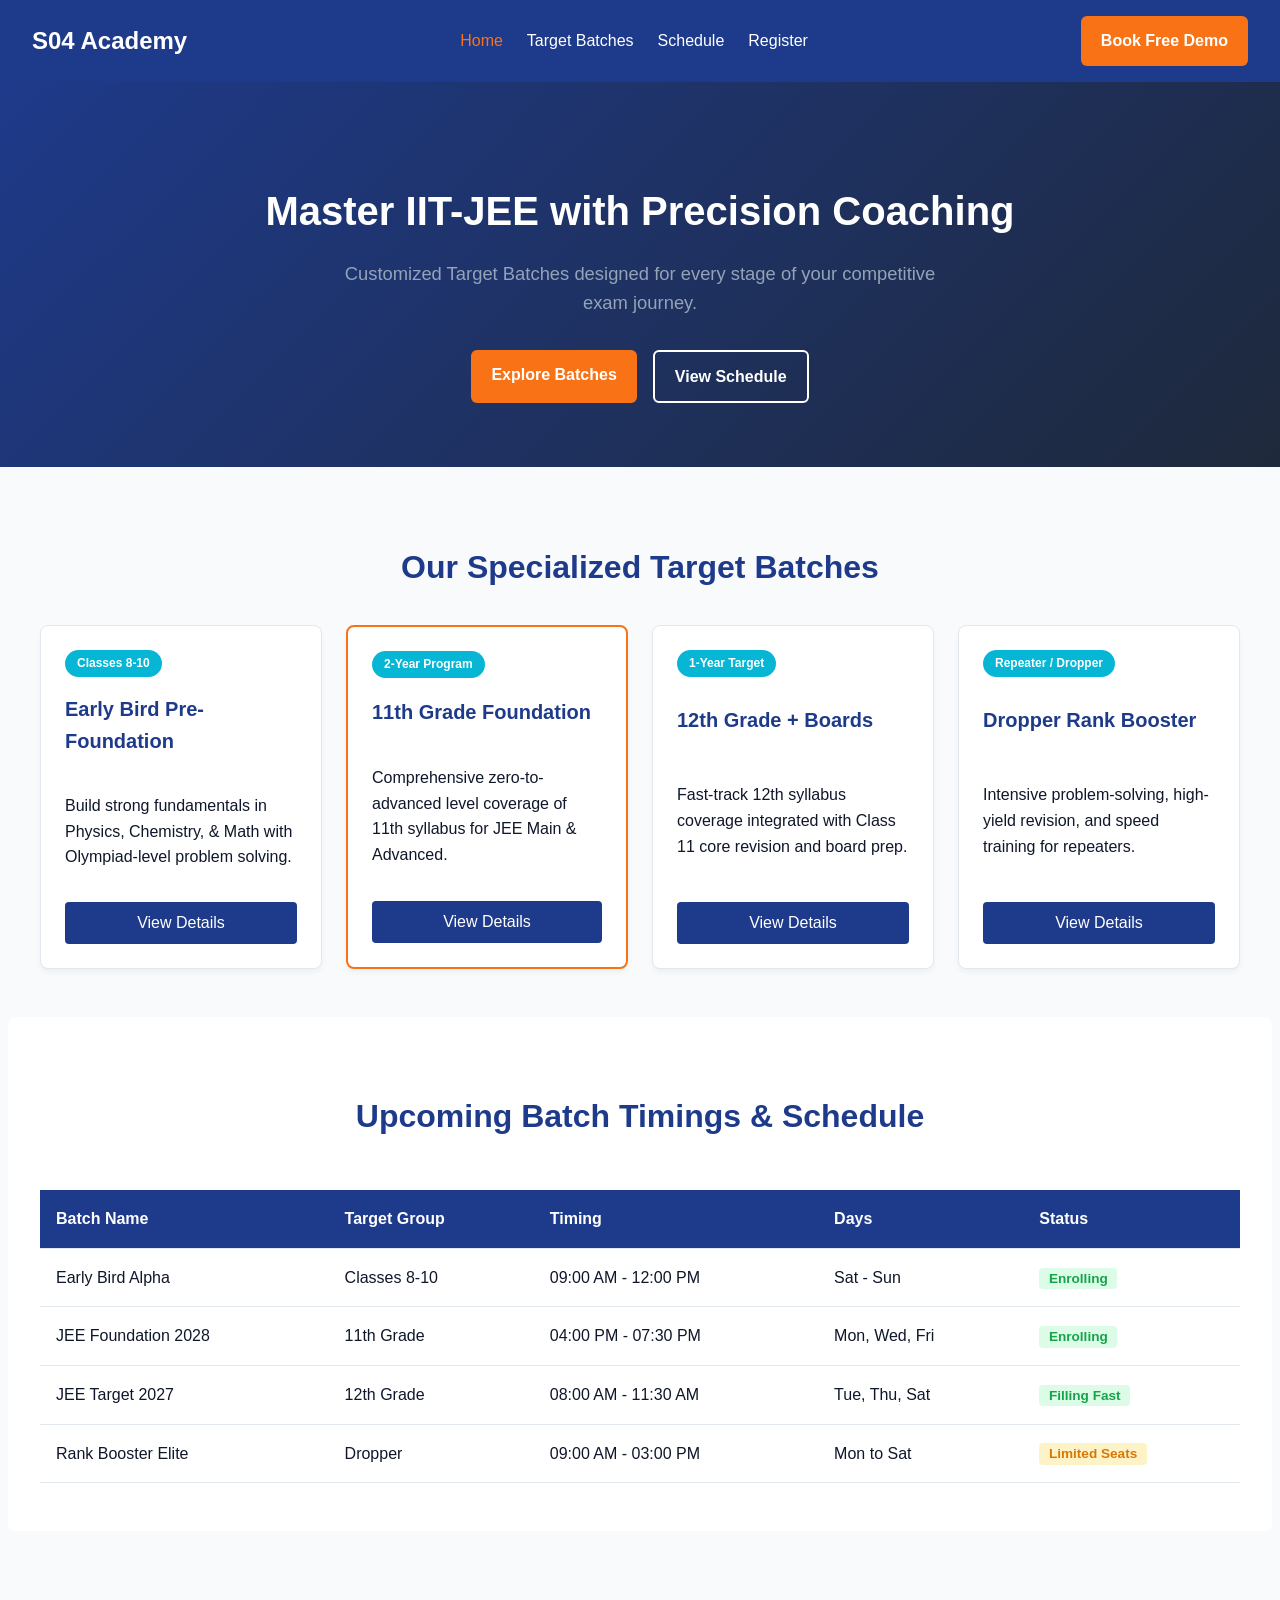
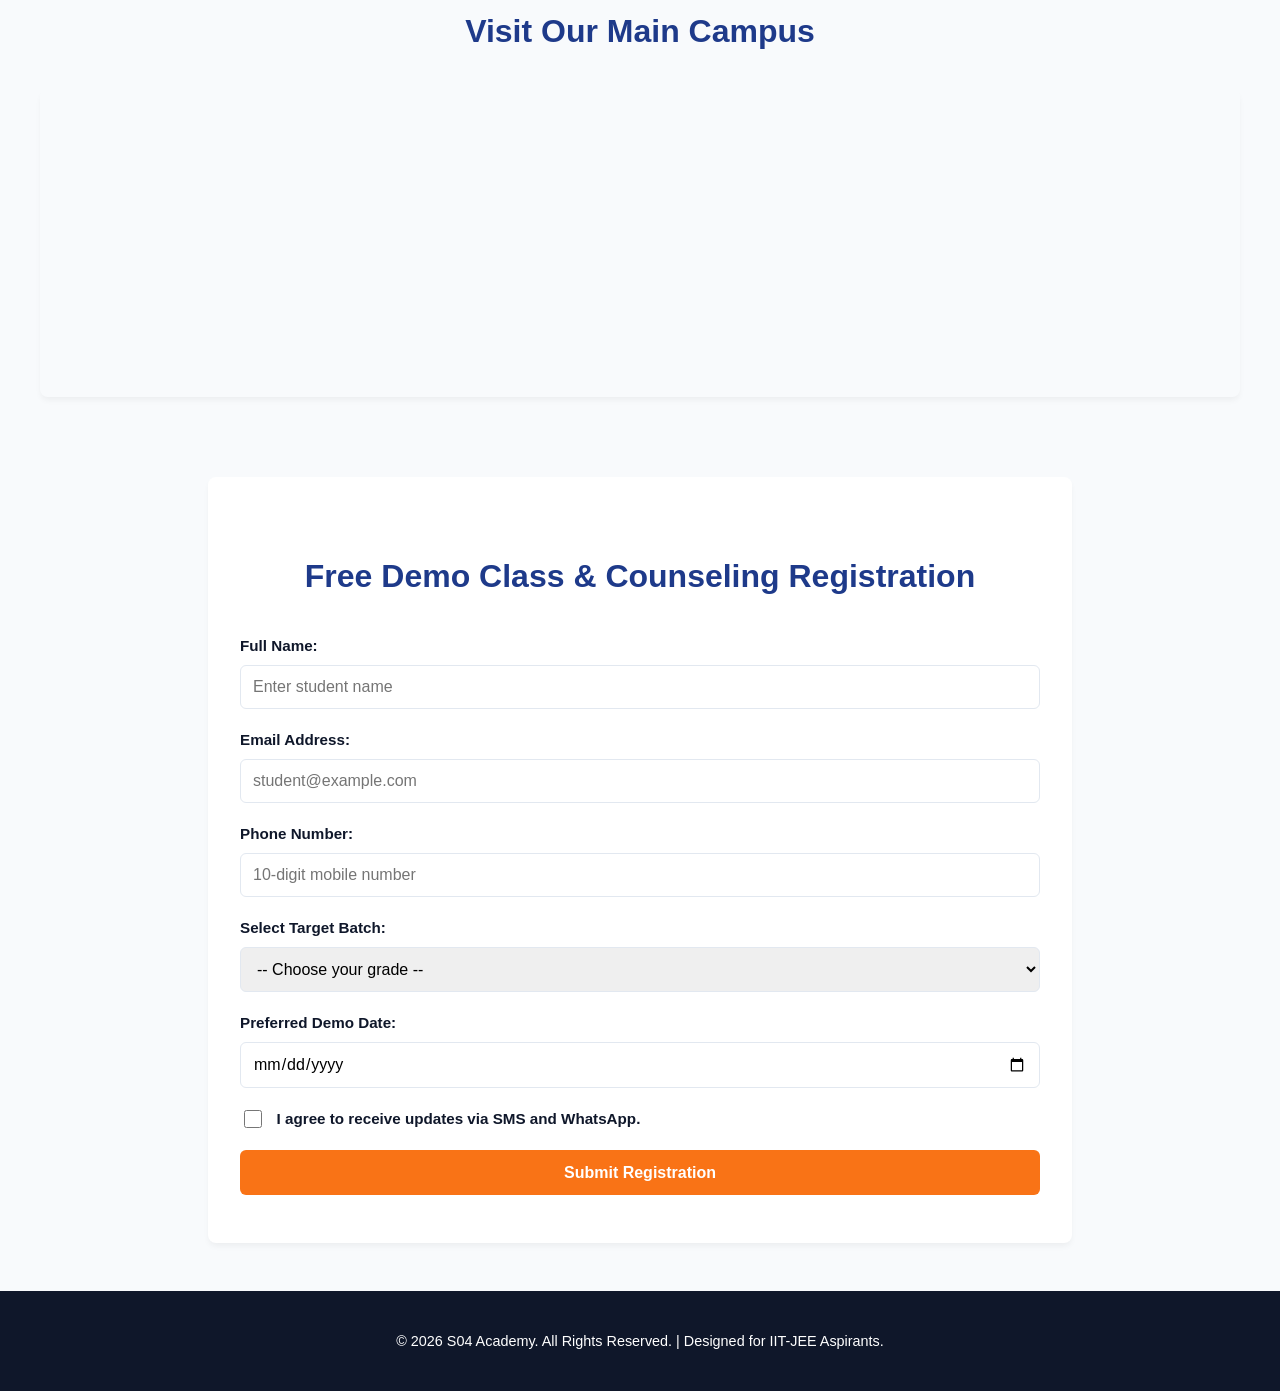
<file: index.html>
<!DOCTYPE html>
<html lang="en">
<head>
    <meta charset="UTF-8">
    <meta name="viewport" content="width=device-width, initial-scale=1.0">
    <title>S04 Academy - Home & Target Batches</title>
    <link rel="stylesheet" href="style.css">
</head>
<body>
    <header class="navbar">
        <div class="logo">S04 Academy</div>
        <nav>
            <ul class="nav-links">
                <li><a href="index.html" class="active">Home</a></li>
                <li><a href="batches.html">Target Batches</a></li>
                <li><a href="index.html#schedule">Schedule</a></li>
                <li><a href="index.html#enroll">Register</a></li>
            </ul>
        </nav>
        <a href="#enroll" class="btn-primary">Book Free Demo</a>
    </header>

    <main>
        <!-- Hero Section -->
        <section id="home" class="hero">
            <h1>Master IIT-JEE with Precision Coaching</h1>
            <p>Customized Target Batches designed for every stage of your competitive exam journey.</p>
            <div class="hero-actions">
                <a href="batches.html" class="btn-primary">Explore Batches</a>
                <a href="#schedule" class="btn-secondary">View Schedule</a>
            </div>
        </section>

        <!-- Target Batches Overview -->
        <section id="batches" class="batches-section">
            <h2>Our Specialized Target Batches</h2>
            <div class="batch-grid">
                <article class="batch-card">
                    <span class="badge">Classes 8-10</span>
                    <h3>Early Bird Pre-Foundation</h3>
                    <p>Build strong fundamentals in Physics, Chemistry, & Math with Olympiad-level problem solving.</p>
                    <a href="batches.html#early-bird" class="btn-card">View Details</a>
                </article>

                <article class="batch-card highlighted">
                    <span class="badge">2-Year Program</span>
                    <h3>11th Grade Foundation</h3>
                    <p>Comprehensive zero-to-advanced level coverage of 11th syllabus for JEE Main & Advanced.</p>
                    <a href="batches.html#grade-11" class="btn-card">View Details</a>
                </article>

                <article class="batch-card">
                    <span class="badge">1-Year Target</span>
                    <h3>12th Grade + Boards</h3>
                    <p>Fast-track 12th syllabus coverage integrated with Class 11 core revision and board prep.</p>
                    <a href="batches.html#grade-12" class="btn-card">View Details</a>
                </article>

                <article class="batch-card">
                    <span class="badge">Repeater / Dropper</span>
                    <h3>Dropper Rank Booster</h3>
                    <p>Intensive problem-solving, high-yield revision, and speed training for repeaters.</p>
                    <a href="batches.html#dropper" class="btn-card">View Details</a>
                </article>
            </div>
        </section>

        <!-- Schedule Table -->
        <section id="schedule" class="schedule-section">
            <h2>Upcoming Batch Timings & Schedule</h2>
            <div class="table-container">
                <table class="batch-table">
                    <thead>
                        <tr>
                            <th>Batch Name</th>
                            <th>Target Group</th>
                            <th>Timing</th>
                            <th>Days</th>
                            <th>Status</th>
                        </tr>
                    </thead>
                    <tbody>
                        <tr>
                            <td>Early Bird Alpha</td>
                            <td>Classes 8-10</td>
                            <td>09:00 AM - 12:00 PM</td>
                            <td>Sat - Sun</td>
                            <td><span class="status-open">Enrolling</span></td>
                        </tr>
                        <tr>
                            <td>JEE Foundation 2028</td>
                            <td>11th Grade</td>
                            <td>04:00 PM - 07:30 PM</td>
                            <td>Mon, Wed, Fri</td>
                            <td><span class="status-open">Enrolling</span></td>
                        </tr>
                        <tr>
                            <td>JEE Target 2027</td>
                            <td>12th Grade</td>
                            <td>08:00 AM - 11:30 AM</td>
                            <td>Tue, Thu, Sat</td>
                            <td><span class="status-open">Filling Fast</span></td>
                        </tr>
                        <tr>
                            <td>Rank Booster Elite</td>
                            <td>Dropper</td>
                            <td>09:00 AM - 03:00 PM</td>
                            <td>Mon to Sat</td>
                            <td><span class="status-filling">Limited Seats</span></td>
                        </tr>
                    </tbody>
                </table>
            </div>
        </section>

        <!-- Embedded Map IFrame -->
        <section class="location-section">
            <h2>Visit Our Main Campus</h2>
            <div class="map-container">
                <iframe title="Institute Location Map" src="https://www.google.com/maps/embed?pb=!1m18!1m12!1m3!1d3506.155432!2d77.3000!3d28.4000!2m3!1f0!2f0!3f0!3m2!1i1024!2i768!4f13.1!3m3!1m2!1s0x0%3A0x0!2zMjjCsDI0JzAwLjAiTiA3N8KwMTgnMDAuMEU!5e0!3m2!1sen!2sin!4v1600000000000!5m2!1sen!2sin" width="100%" height="300" style="border:0;" allowfullscreen="" loading="lazy"></iframe>
            </div>
        </section>

        <!-- Registration Form (5+ Input Types) -->
        <section id="enroll" class="form-section">
            <h2>Free Demo Class & Counseling Registration</h2>
            <form class="demo-form" action="#" method="POST">
                <div class="form-group">
                    <label for="fullname">Full Name:</label>
                    <input type="text" id="fullname" name="fullname" placeholder="Enter student name" required>
                </div>
                <div class="form-group">
                    <label for="email">Email Address:</label>
                    <input type="email" id="email" name="email" placeholder="student@example.com" required>
                </div>
                <div class="form-group">
                    <label for="phone">Phone Number:</label>
                    <input type="tel" id="phone" name="phone" placeholder="10-digit mobile number" pattern="[0-9]{10}" required>
                </div>
                <div class="form-group">
                    <label for="batch-select">Select Target Batch:</label>
                    <select id="batch-select" name="batch_select" required>
                        <option value="">-- Choose your grade --</option>
                        <option value="early-bird">Early Bird (Classes 8-10)</option>
                        <option value="grade-11">11th Grade Foundation (2-Year)</option>
                        <option value="grade-12">12th Grade Target (1-Year)</option>
                        <option value="dropper">Dropper Rank Booster</option>
                    </select>
                </div>
                <div class="form-group">
                    <label for="demo-date">Preferred Demo Date:</label>
                    <input type="date" id="demo-date" name="demo_date" required>
                </div>
                <div class="form-group checkbox-group">
                    <input type="checkbox" id="terms" name="terms" required>
                    <label for="terms">I agree to receive updates via SMS and WhatsApp.</label>
                </div>
                <button type="submit" class="btn-submit">Submit Registration</button>
            </form>
        </section>
    </main>
<!-- Link Task 4 JavaScript file -->
    <script src="script.js"></script>
</body>
</html>

    <footer>
        <p>&copy; 2026 S04 Academy. All Rights Reserved. | Designed for IIT-JEE Aspirants.</p>
    </footer>
</body>
</html>
</file>
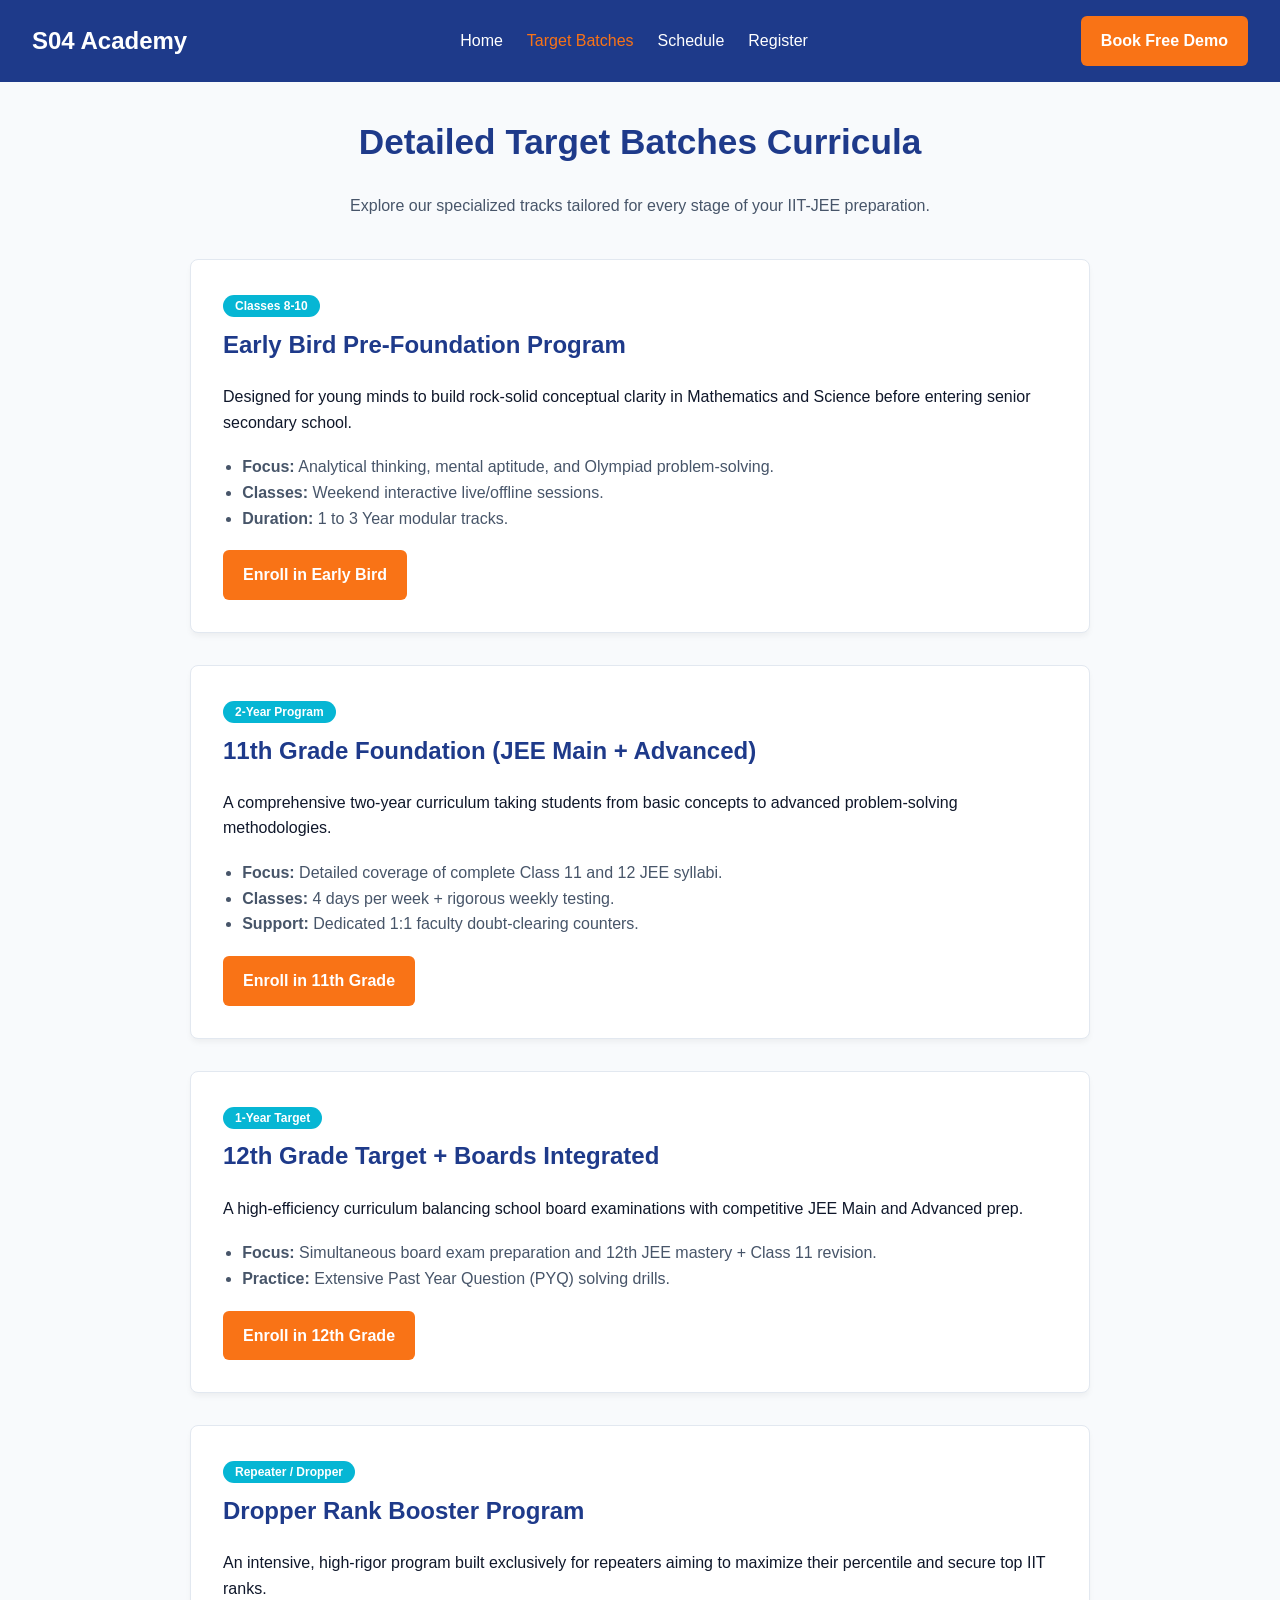
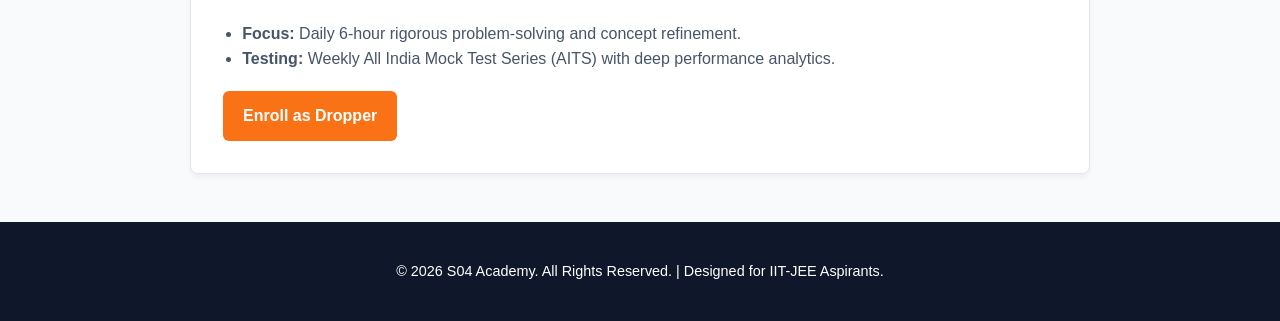
<file: batches.html>
<!DOCTYPE html>
<html lang="en">
<head>
    <meta charset="UTF-8">
    <meta name="viewport" content="width=device-width, initial-scale=1.0">
    <title>Target Batches - S04 Academy</title>
    <link rel="stylesheet" href="style.css">
</head>
<body>
    <header class="navbar">
        <div class="logo">S04 Academy</div>
        <nav>
            <ul class="nav-links">
                <li><a href="index.html">Home</a></li>
                <li><a href="batches.html" class="active">Target Batches</a></li>
                <li><a href="index.html#schedule">Schedule</a></li>
                <li><a href="index.html#enroll">Register</a></li>
            </ul>
        </nav>
        <a href="index.html#enroll" class="btn-primary">Book Free Demo</a>
    </header>

    <main class="content-page">
        <h1>Detailed Target Batches Curricula</h1>
        <p class="subtitle">Explore our specialized tracks tailored for every stage of your IIT-JEE preparation.</p>

        <section id="early-bird" class="batch-detail-card">
            <span class="badge">Classes 8-10</span>
            <h2>Early Bird Pre-Foundation Program</h2>
            <p>Designed for young minds to build rock-solid conceptual clarity in Mathematics and Science before entering senior secondary school.</p>
            <ul>
                <li><strong>Focus:</strong> Analytical thinking, mental aptitude, and Olympiad problem-solving.</li>
                <li><strong>Classes:</strong> Weekend interactive live/offline sessions.</li>
                <li><strong>Duration:</strong> 1 to 3 Year modular tracks.</li>
            </ul>
            <a href="index.html#enroll" class="btn-primary">Enroll in Early Bird</a>
        </section>

        <section id="grade-11" class="batch-detail-card">
            <span class="badge">2-Year Program</span>
            <h2>11th Grade Foundation (JEE Main + Advanced)</h2>
            <p>A comprehensive two-year curriculum taking students from basic concepts to advanced problem-solving methodologies.</p>
            <ul>
                <li><strong>Focus:</strong> Detailed coverage of complete Class 11 and 12 JEE syllabi.</li>
                <li><strong>Classes:</strong> 4 days per week + rigorous weekly testing.</li>
                <li><strong>Support:</strong> Dedicated 1:1 faculty doubt-clearing counters.</li>
            </ul>
            <a href="index.html#enroll" class="btn-primary">Enroll in 11th Grade</a>
        </section>

        <section id="grade-12" class="batch-detail-card">
            <span class="badge">1-Year Target</span>
            <h2>12th Grade Target + Boards Integrated</h2>
            <p>A high-efficiency curriculum balancing school board examinations with competitive JEE Main and Advanced prep.</p>
            <ul>
                <li><strong>Focus:</strong> Simultaneous board exam preparation and 12th JEE mastery + Class 11 revision.</li>
                <li><strong>Practice:</strong> Extensive Past Year Question (PYQ) solving drills.</li>
            </ul>
            <a href="index.html#enroll" class="btn-primary">Enroll in 12th Grade</a>
        </section>

        <section id="dropper" class="batch-detail-card">
            <span class="badge">Repeater / Dropper</span>
            <h2>Dropper Rank Booster Program</h2>
            <p>An intensive, high-rigor program built exclusively for repeaters aiming to maximize their percentile and secure top IIT ranks.</p>
            <ul>
                <li><strong>Focus:</strong> Daily 6-hour rigorous problem-solving and concept refinement.</li>
                <li><strong>Testing:</strong> Weekly All India Mock Test Series (AITS) with deep performance analytics.</li>
            </ul>
            <a href="index.html#enroll" class="btn-primary">Enroll as Dropper</a>
        </section>
    </main>

    <footer>
        <p>&copy; 2026 S04 Academy. All Rights Reserved. | Designed for IIT-JEE Aspirants.</p>
    </footer>
</body>
</html>
</file>
<file: style.css>
:root {
    --primary: #1E3A8A;
    --secondary: #F97316;
    --accent: #06B6D4;
    --bg-light: #F8FAFC;
    --text-dark: #0F172A;
    --border-color: #E2E8F0;
}

body {
    margin: 0;
    font-family: 'Inter', sans-serif;
    background-color: var(--bg-light);
    color: var(--text-dark);
    line-height: 1.6;
}

h1, h2, h3 {
    font-family: 'Poppins', sans-serif;
    color: var(--primary);
}

.navbar {
    display: flex;
    justify-content: space-between;
    align-items: center;
    padding: 1rem 2rem;
    background-color: var(--primary);
    color: #FFFFFF;
    position: sticky;
    top: 0;
    z-index: 1000;
}

.logo {
    font-size: 1.5rem;
    font-weight: 700;
    font-family: 'Poppins', sans-serif;
}

.nav-links {
    display: flex;
    list-style: none;
    gap: 1.5rem;
    margin: 0;
    padding: 0;
}

.nav-links a {
    color: #FFFFFF;
    text-decoration: none;
    font-weight: 500;
    transition: color 0.3s ease;
}

.nav-links a:hover, .nav-links a.active {
    color: var(--secondary);
}

.btn-primary {
    background-color: var(--secondary);
    color: #FFFFFF;
    padding: 0.75rem 1.25rem;
    border-radius: 6px;
    text-decoration: none;
    font-weight: 600;
    transition: background-color 0.3s ease, transform 0.2s ease;
    display: inline-block;
}

.btn-primary:hover {
    background-color: #EA580C;
    transform: translateY(-2px);
}

.btn-secondary {
    background-color: transparent;
    color: #FFFFFF;
    border: 2px solid #FFFFFF;
    padding: 0.75rem 1.25rem;
    border-radius: 6px;
    text-decoration: none;
    font-weight: 600;
    transition: background-color 0.3s ease;
}

.btn-secondary:hover {
    background-color: rgba(255, 255, 255, 0.1);
}

.hero {
    background: linear-gradient(135deg, var(--primary), #1E293B);
    color: #FFFFFF;
    text-align: center;
    padding: 4rem 2rem;
}

.hero h1 {
    font-size: 2.5rem;
    color: #FFFFFF;
    margin-bottom: 1rem;
}

.hero p {
    font-size: 1.15rem;
    max-width: 600px;
    margin: 0 auto 2rem auto;
    color: #94A3B8;
}

.hero-actions {
    display: flex;
    justify-content: center;
    gap: 1rem;
}

.batches-section {
    padding: 3rem 2rem;
    max-width: 1200px;
    margin: 0 auto;
}

.batches-section h2, .schedule-section h2, .location-section h2, .form-section h2 {
    text-align: center;
    margin-bottom: 2rem;
    font-size: 2rem;
}

.batch-grid {
    display: grid;
    grid-template-columns: repeat(4, 1fr);
    gap: 1.5rem;
}

.batch-card {
    background: #FFFFFF;
    border: 1px solid var(--border-color);
    border-radius: 8px;
    padding: 1.5rem;
    display: flex;
    flex-direction: column;
    justify-content: space-between;
    box-shadow: 0 4px 6px -1px rgba(0, 0, 0, 0.05);
    transition: transform 0.3s ease, box-shadow 0.3s ease;
}

.batch-card:hover {
    transform: translateY(-5px);
    box-shadow: 0 10px 15px -3px rgba(0, 0, 0, 0.1);
}

.batch-card.highlighted {
    border-color: var(--secondary);
    border-width: 2px;
}

.badge {
    background-color: var(--accent);
    color: #FFFFFF;
    font-size: 0.75rem;
    font-weight: 600;
    padding: 0.25rem 0.75rem;
    border-radius: 20px;
    align-self: flex-start;
    margin-bottom: 1rem;
}

.batch-card h3 {
    margin-top: 0;
    font-size: 1.25rem;
}

.btn-card {
    background-color: var(--primary);
    color: #FFFFFF;
    text-align: center;
    padding: 0.5rem;
    border-radius: 4px;
    text-decoration: none;
    font-weight: 500;
    margin-top: 1rem;
    transition: background-color 0.2s ease;
}

.btn-card:hover {
    background-color: #1D4ED8;
}

/* Secondary Page Styles */
.content-page {
    max-width: 900px;
    margin: 2rem auto;
    padding: 0 2rem;
}

.content-page h1 {
    font-size: 2.2rem;
    text-align: center;
}

.subtitle {
    text-align: center;
    color: #475569;
    margin-bottom: 2.5rem;
}

.batch-detail-card {
    background: #FFFFFF;
    border: 1px solid var(--border-color);
    border-radius: 8px;
    padding: 2rem;
    margin-bottom: 2rem;
    box-shadow: 0 4px 6px -1px rgba(0, 0, 0, 0.05);
}

.batch-detail-card h2 {
    margin-top: 0.5rem;
}

.batch-detail-card ul {
    margin: 1.2rem 0;
    padding-left: 1.2rem;
    color: #475569;
}

/* Schedule Table */
.schedule-section {
    padding: 3rem 2rem;
    background-color: #FFFFFF;
    max-width: 1200px;
    margin: 0 auto;
    border-radius: 8px;
}

.table-container {
    overflow-x: auto;
}

.batch-table {
    width: 100%;
    border-collapse: collapse;
    margin-top: 1rem;
}

.batch-table th, .batch-table td {
    padding: 1rem;
    text-align: left;
    border-bottom: 1px solid var(--border-color);
}

.batch-table th {
    background-color: var(--primary);
    color: #FFFFFF;
    font-family: 'Poppins', sans-serif;
}

.status-open {
    color: #16A34A;
    font-weight: 600;
    background-color: #DCFCE7;
    padding: 0.2rem 0.6rem;
    border-radius: 4px;
    font-size: 0.85rem;
}

.status-filling {
    color: #D97706;
    font-weight: 600;
    background-color: #FEF3C7;
    padding: 0.2rem 0.6rem;
    border-radius: 4px;
    font-size: 0.85rem;
}

.location-section {
    padding: 3rem 2rem;
    max-width: 1200px;
    margin: 0 auto;
}

.map-container {
    border-radius: 8px;
    overflow: hidden;
    box-shadow: 0 4px 6px -1px rgba(0, 0, 0, 0.05);
}

.form-section {
    padding: 3rem 2rem;
    background-color: #FFFFFF;
    max-width: 800px;
    margin: 2rem auto;
    border-radius: 8px;
    box-shadow: 0 4px 6px -1px rgba(0, 0, 0, 0.05);
}

.demo-form {
    display: flex;
    flex-direction: column;
    gap: 1.2rem;
}

.form-group {
    display: flex;
    flex-direction: column;
    gap: 0.4rem;
}

.form-group label {
    font-weight: 600;
    font-size: 0.95rem;
}

.form-group input[type="text"],
.form-group input[type="email"],
.form-group input[type="tel"],
.form-group input[type="date"],
.form-group select {
    padding: 0.75rem;
    border: 1px solid var(--border-color);
    border-radius: 6px;
    font-family: 'Inter', sans-serif;
    font-size: 1rem;
}

.checkbox-group {
    flex-direction: row;
    align-items: center;
    gap: 0.75rem;
}

.checkbox-group input {
    width: 1.1rem;
    height: 1.1rem;
}

.btn-submit {
    background-color: var(--secondary);
    color: #FFFFFF;
    padding: 0.85rem;
    border: none;
    border-radius: 6px;
    font-size: 1rem;
    font-weight: 600;
    cursor: pointer;
    transition: background-color 0.3s ease;
}

.btn-submit:hover {
    background-color: #EA580C;
}

footer {
    background-color: var(--text-dark);
    color: #FFFFFF;
    text-align: center;
    padding: 1.5rem;
    font-size: 0.9rem;
    margin-top: 3rem;
}

/* ==========================================
   MEDIA QUERIES (2 Breakpoints)
   ========================================== */

@media (max-width: 1024px) {
    .batch-grid {
        grid-template-columns: repeat(2, 1fr);
    }
}

@media (max-width: 768px) {
    .navbar {
        flex-direction: column;
        gap: 1.0rem;
        padding: 1rem;
    }
    .nav-links {
        gap: 1rem;
        font-size: 0.9rem;
    }
    .hero h1 {
        font-size: 1.75rem;
    }
    .batch-grid {
        grid-template-columns: 1fr;
    }
    .hero-actions {
        flex-direction: column;
    }
    .form-section, .content-page {
        margin: 1rem;
        padding: 1.5rem;
    }
}
</file>
